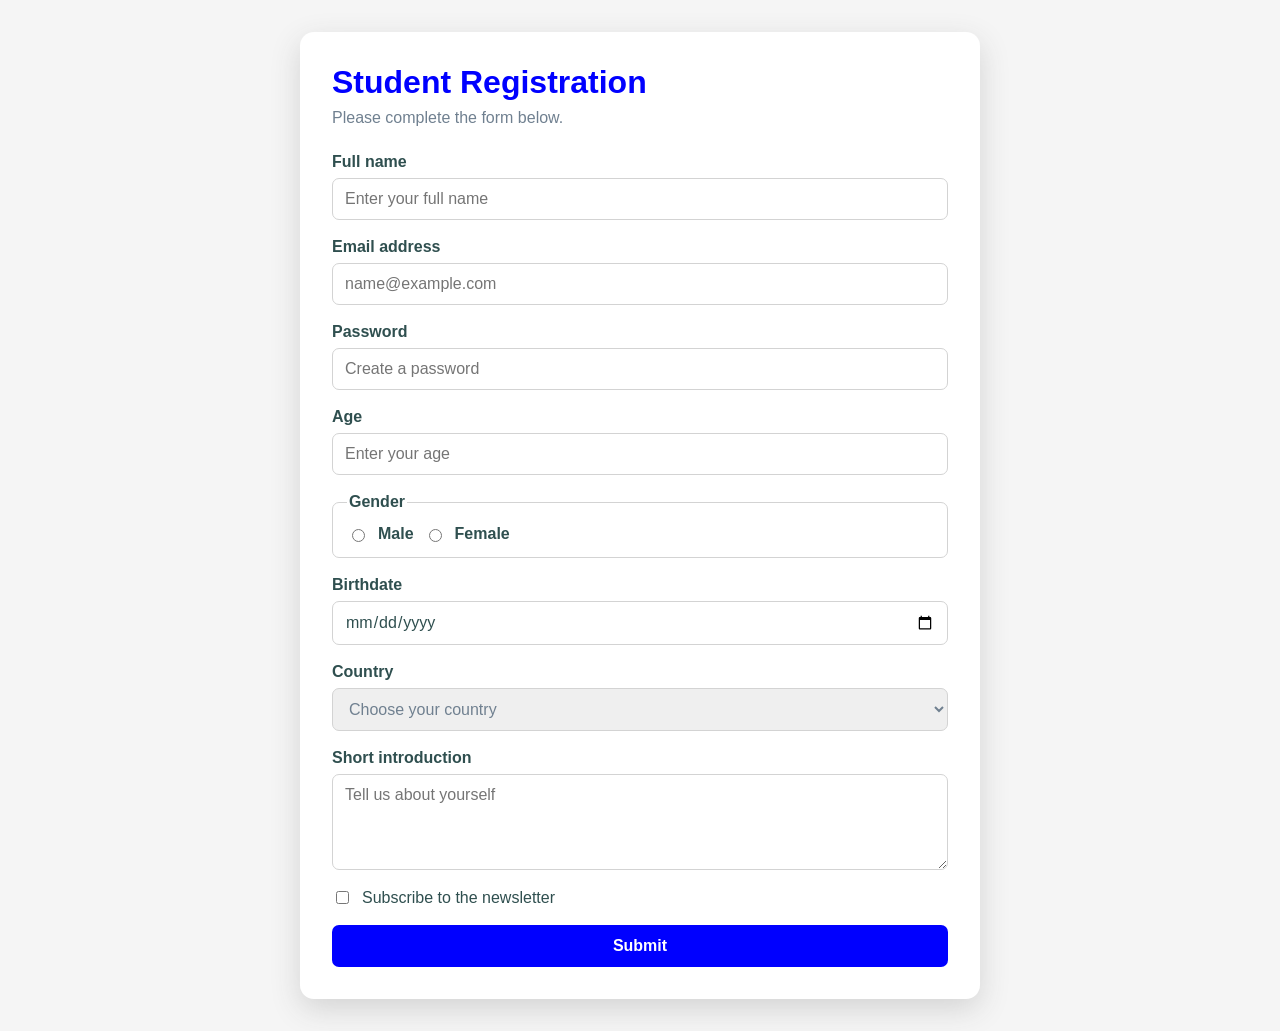
<file: W6 Explore/EX1/index.html>
<!DOCTYPE html>
<html lang="en">
<head>
  <title>Student Registration Form</title>
  <link rel="stylesheet" href="style.css">
</head>
<body>
  <main class="form-card">
    <h1>Student Registration</h1>
    <p>Please complete the form below.</p>

    <form action="#" method="post">
      <div class="field">
        <label for="name">Full name</label>
        <input type="text" id="name" name="name" placeholder="Enter your full name" required>
      </div>

      <div class="field">
        <label for="email">Email address</label>
        <input type="email" id="email" name="email" placeholder="name@example.com" required>
      </div>

      <div class="field">
        <label for="password">Password</label>
        <input type="password" id="password" name="password" placeholder="Create a password" required>
      </div>

      <div class="field">
        <label for="age">Age</label>
        <input type="number" id="age" name="age" min="15" max="100" placeholder="Enter your age">
      </div>

      <fieldset>
        <legend>Gender</legend>
        <div class="choices">
          <input type="radio" id="male" name="gender" value="male">
          <label for="male">Male</label>
          <input type="radio" id="female" name="gender" value="female">
          <label for="female">Female</label>
        </div>
      </fieldset>

      <div class="field">
        <label for="birthdate">Birthdate</label>
        <input type="date" id="birthdate" name="birthdate">
      </div>

      <div class="field">
        <label for="country">Country</label>
        <select id="country" name="country" required>
          <option value="">Choose your country</option>
          <option value="cambodia">Cambodia</option>
          <option value="thailand">Philippines</option>
          <option value="vietnam">Vietnam</option>
          <option value="other">Other</option>
        </select>
      </div>

      <div class="field">
        <label for="message">Short introduction</label>
        <textarea id="message" name="message" rows="4" placeholder="Tell us about yourself"></textarea>
      </div>

      <div class="check-row">
        <input type="checkbox" id="newsletter" name="newsletter">
        <label for="newsletter">Subscribe to the newsletter</label>
      </div>

      <button type="submit">Submit</button>
    </form>
  </main>
</body>
</html>
</file>
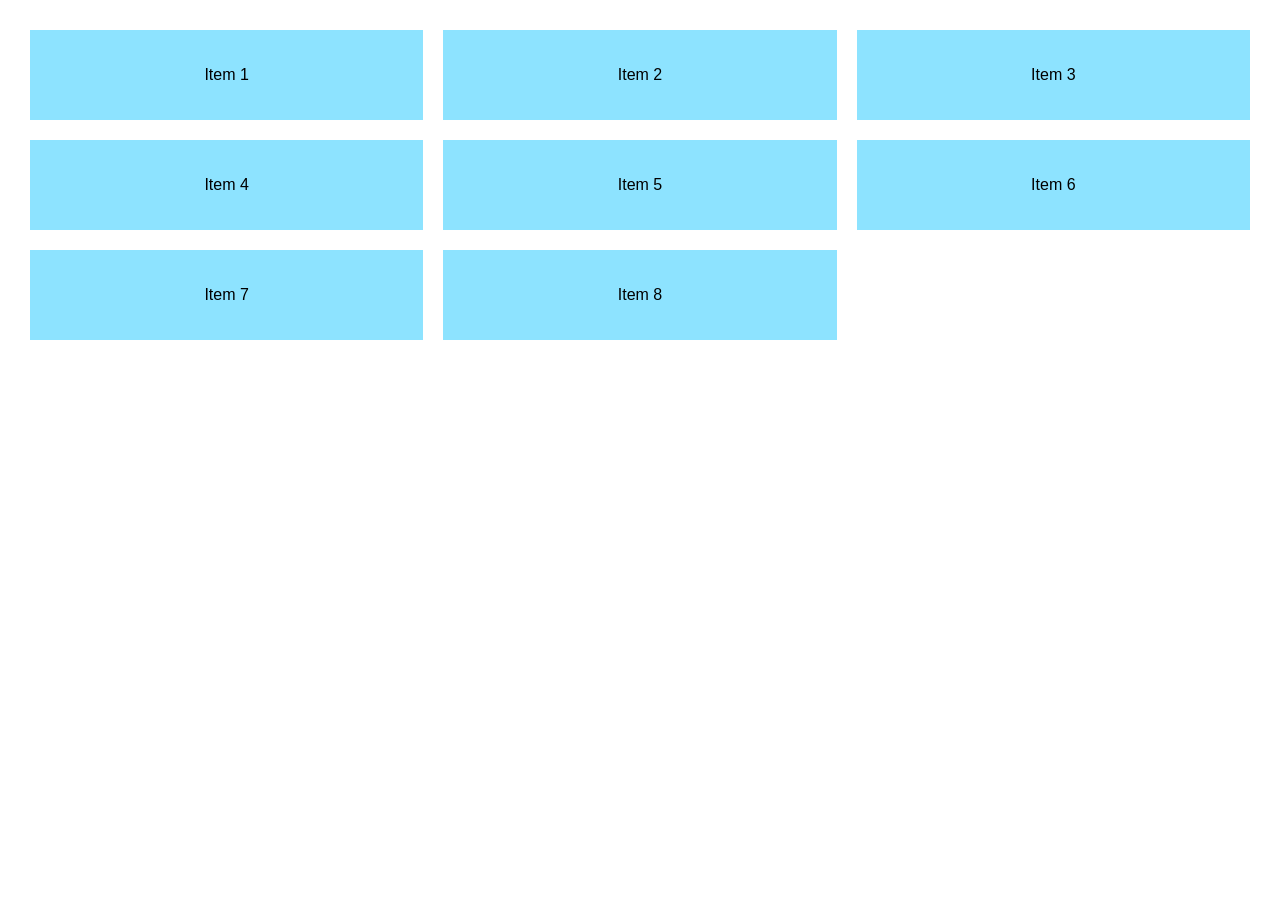
<file: W6 Responsive/EX1/index.html>
<!DOCTYPE html>
<html lang="en">
<head>
  <title>Responsive Grid</title>
  <link rel="stylesheet" href="style.css">
</head>
<body>
  <main class="grid-container">
    <article>Item 1</article>
    <article>Item 2</article>
    <article>Item 3</article>
    <article>Item 4</article>
    <article>Item 5</article>
    <article>Item 6</article>
    <article>Item 7</article>
    <article>Item 8</article>
  </main>
</body>
</html>
</file>
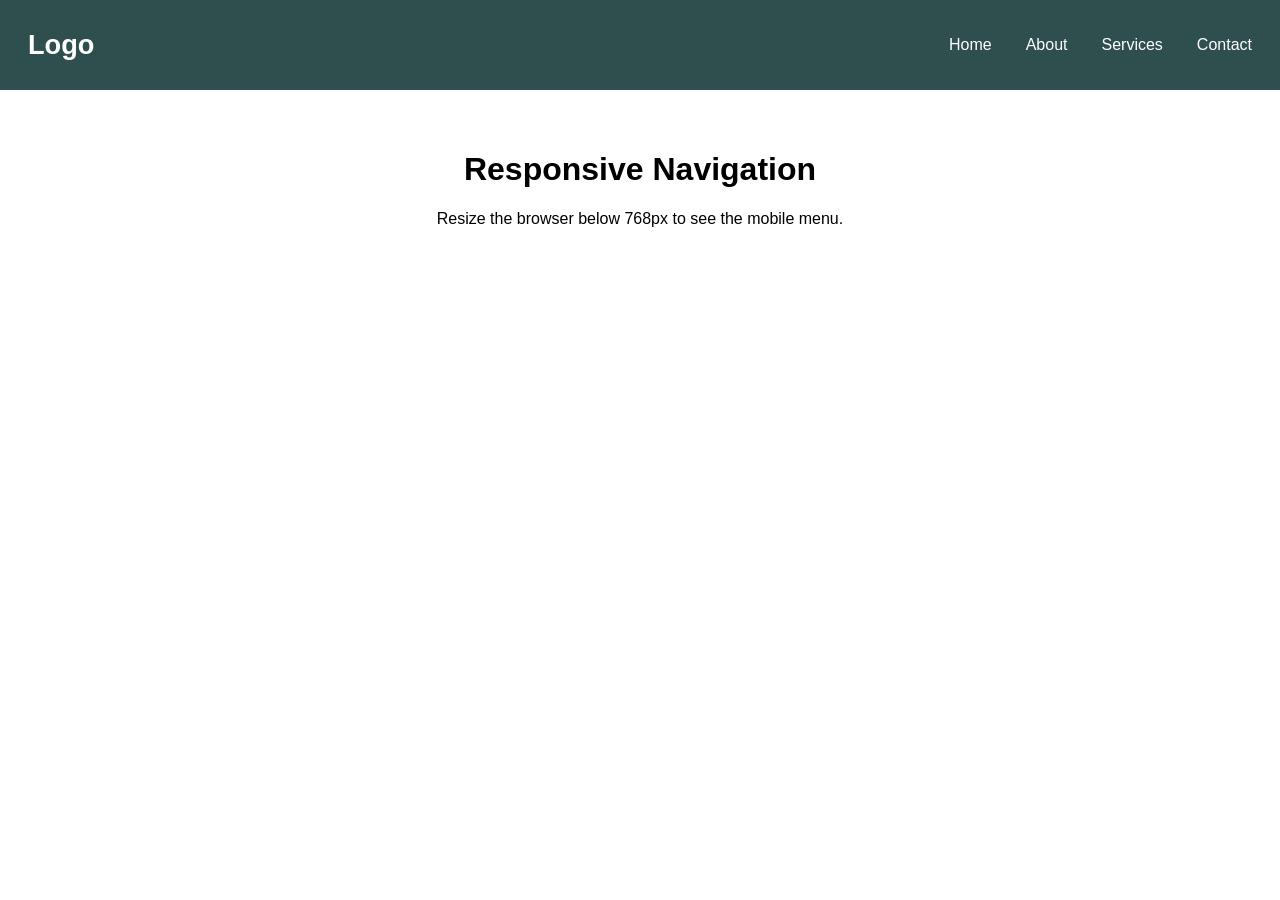
<file: W6 Responsive/EX2/index.html>
<!DOCTYPE html>
<html lang="en">
<head>
  <title>Responsive Navigation Bar</title>
  <link rel="stylesheet" href="style.css">
</head>
<body>
  <nav class="navbar">
    <a class="logo" href="#">Logo</a>

    <input class="menu-toggle" type="checkbox" id="menu-toggle">
    <label class="menu-icon" for="menu-toggle" aria-label="Toggle navigation menu">
      <span></span>
      <span></span>
      <span></span>
    </label>

    <ul class="nav-links">
      <li><a href="#home">Home</a></li>
      <li><a href="#about">About</a></li>
      <li><a href="#services">Services</a></li>
      <li><a href="#contact">Contact</a></li>
    </ul>
  </nav>

  <main id="home">
    <h1>Responsive Navigation</h1>
    <p>Resize the browser below 768px to see the mobile menu.</p>
  </main>
</body>
</html>
</file>
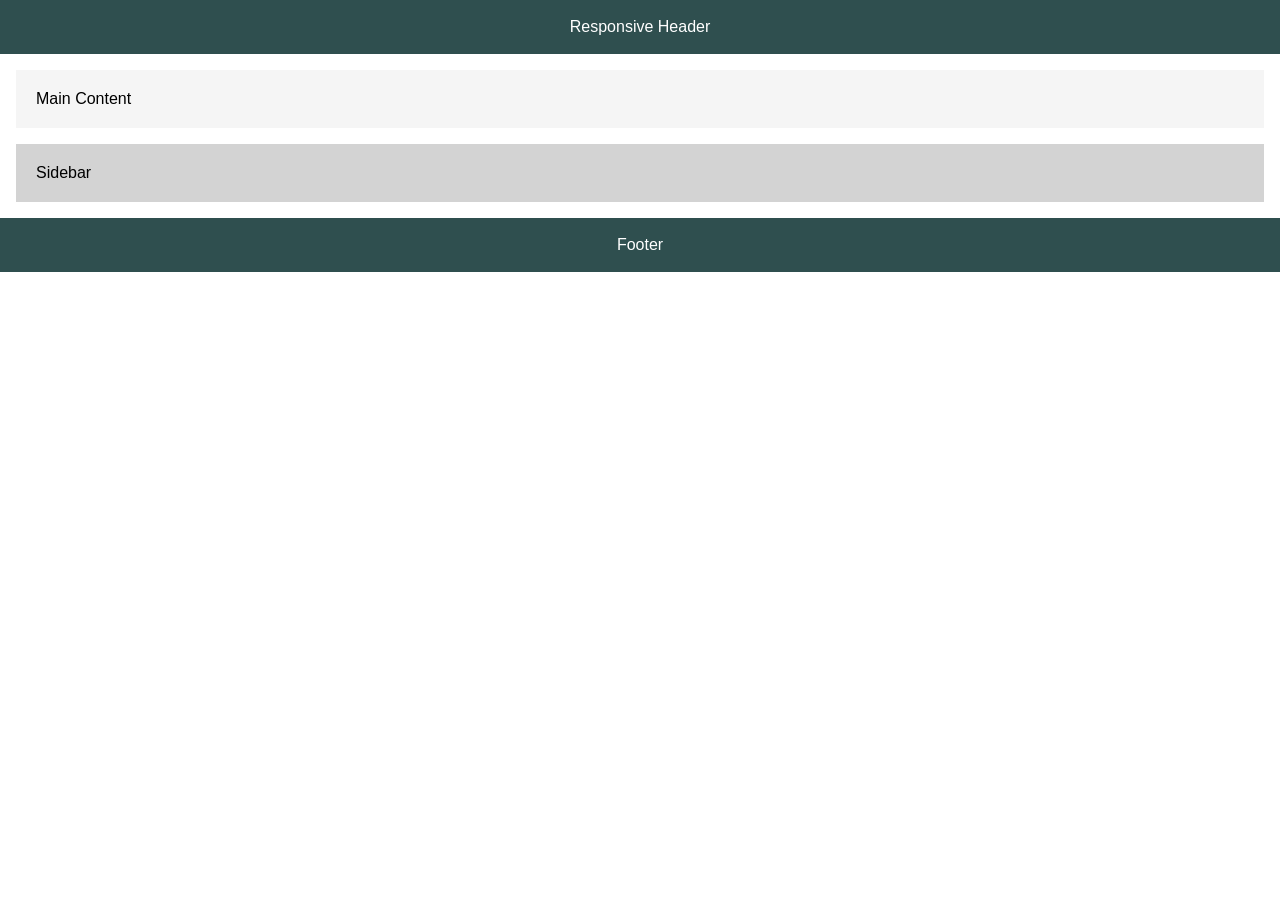
<file: W6 Responsive/EX3/index.html>
<!DOCTYPE html>
<html lang="en">
<head>
  <title>Responsive Flex Layout</title>
  <link rel="stylesheet" href="style.css">
</head>
<body>
  <header>Responsive Header</header>
  <main><section>Main Content</section><aside>Sidebar</aside></main>
  <footer>Footer</footer>
</body>
</html>
</file>
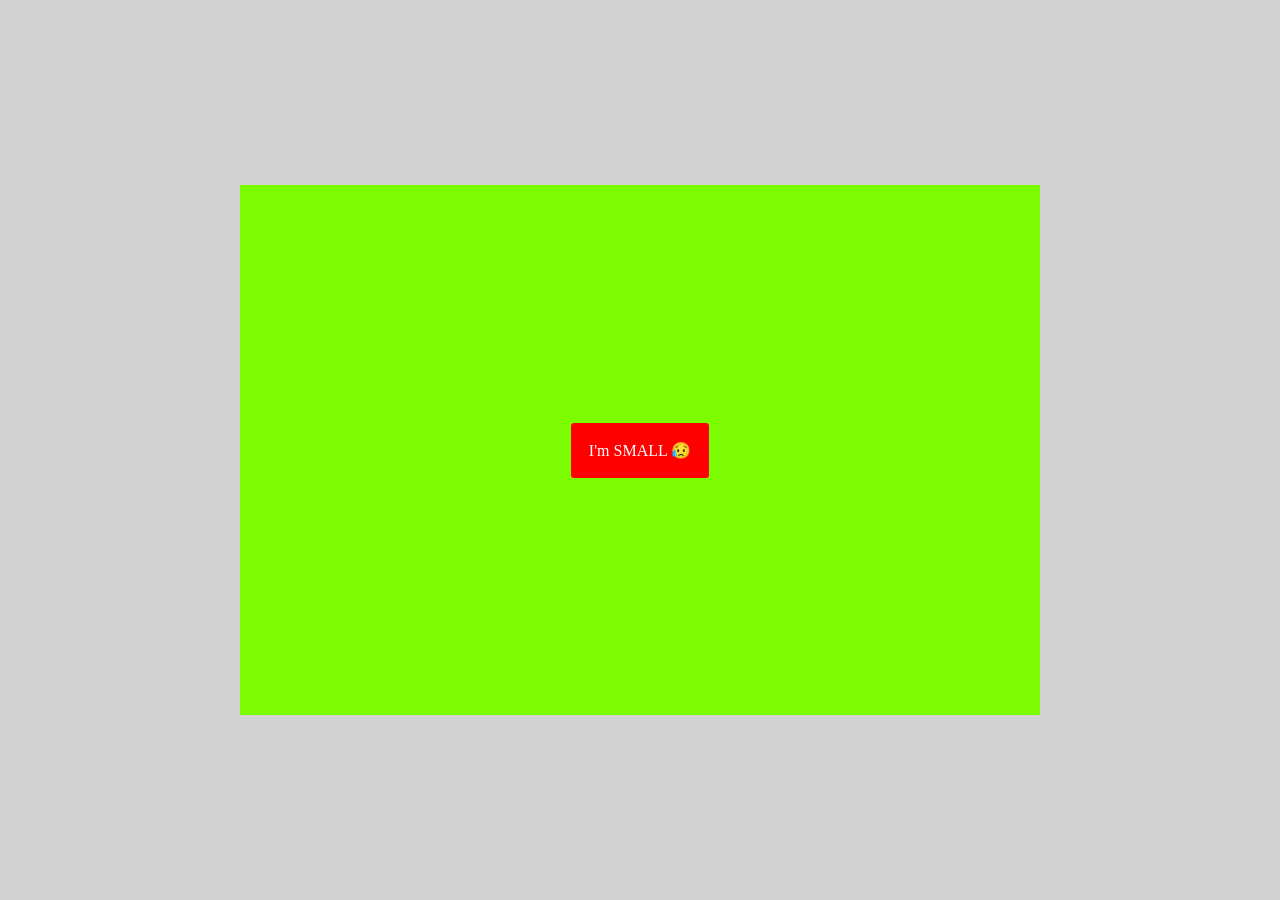
<file: W6 Responsive/EX4/index.html>
<!DOCTYPE html>
<html lang="en">
<head>
  <title>Media Query and Clamp</title>
  <link rel="stylesheet" href="style.css">
</head>
<body>
  <main class="wrapper">
    <div class="green-box"></div>
    <div class="message">
      <span class="small">I'm SMALL 😥</span>
      <span class="big">I'm BIG 😱</span>
    </div>
  </main>
</body>
</html>
</file>
<file: W6 Explore/EX1/style.css>
* {
  box-sizing: border-box;
}

body {
  margin: 0;
  padding: 32px 16px;
  font-family: Arial, sans-serif;
  color: darkslategray;
  background: whitesmoke;
}

.form-card {
  width: min(100%, 680px);
  margin: auto;
  padding: 32px;
  border-radius: 14px;
  background: white;
  box-shadow: 0 10px 30px lightgray;
}

h1 {
  margin: 0 0 8px;
  color: blue;
}

.form-card > p {
  margin: 0 0 26px;
  color: slategray;
}

form {
  display: grid;
  gap: 18px;
}

.field {
  display: grid;
  gap: 7px;
}

label,
legend {
  font-weight: 600;
}

input,
select,
textarea {
  width: 100%;
  padding: 11px 12px;
  border: 1px solid lightgray;
  border-radius: 7px;
  color: darkslategray;
  font: inherit;
}

select:invalid {
  color: slategray;
}

option {
  color: darkslategray;
}

input:focus,
select:focus,
textarea:focus {
  outline: 3px solid lightblue;
  border-color: blue;
}

fieldset {
  margin: 0;
  padding: 14px;
  border: 1px solid lightgray;
  border-radius: 7px;
}

.choices,
.check-row {
  display: flex;
  align-items: center;
  flex-wrap: wrap;
  gap: 10px;
}

.choices input,
.check-row input {
  width: auto;
}

.choice {
  display: flex;
  align-items: center;
  gap: 8px;
}

.choice label {
  font-weight: 400;
}

.check-row label {
  font-weight: 400;
}

button {
  padding: 12px 20px;
  border: 0;
  border-radius: 7px;
  color: white;
  background: blue;
  font-size: 1rem;
  font-weight: 700;
  cursor: pointer;
}

button:hover {
  background: darkblue;
}

@media (max-width: 480px) {
  body {
    padding: 16px 10px;
  }

  .form-card {
    padding: 20px 16px;
  }

  .choices {
    flex-direction: column;
    align-items: flex-start;
  }
}
</file>
<file: W6 Responsive/EX1/style.css>
* {
  box-sizing: border-box;
}

body {
  margin: 0;
  font-family: Arial, sans-serif;
}

.grid-container {
  display: grid;
  grid-template-columns: repeat(3, 1fr);
  gap: 20px;
  padding: 30px;
}

article {
  display: grid;
  min-height: 90px;
  place-items: center;
  background: rgb(141, 227, 255);
}

@media (max-width: 1000px) {
  .grid-container {
    grid-template-columns: repeat(3, 1fr);
    gap: 15px;
    padding: 25px;
  }
}

@media (max-width: 768px) {
  .grid-container {
    grid-template-columns: repeat(2, 1fr);
    gap: 12px;
    padding: 20px;
  }
}

@media (max-width: 480px) {
  .grid-container {
    grid-template-columns: repeat(1, 1fr);
    gap: 10px;
    padding: 12px;
  }
}
</file>
<file: W6 Responsive/EX2/style.css>
* {
  box-sizing: border-box;
}

body {
  margin: 0;
  font-family: Arial, sans-serif;
}

.navbar {
  display: flex;
  position: relative;
  min-height: 90px;
  padding: 0 28px;
  align-items: center;
  justify-content: space-between;
  background: darkslategray;
}

.logo,
.nav-links a {
  color: white;
  text-decoration: none;
}

.logo {
  font-size: 1.7rem;
  font-weight: 700;
}

.nav-links {
  display: flex;
  gap: 34px;
  margin: 0;
  padding: 0;
  list-style: none;
}

.nav-links a:hover {
  color: lightblue;
}

.menu-toggle,
.menu-icon {
  display: none;
}

main {
  padding: 40px 28px;
  text-align: center;
}

@media (max-width: 768px) {
  .navbar {
    min-height: 70px;
  }

  .menu-icon {
    display: grid;
    gap: 5px;
    cursor: pointer;
  }

  .menu-icon span {
    width: 24px;
    height: 3px;
    background: white;
  }

  .nav-links {
    position: absolute;
    display: none;
    z-index: 10;
    top: 100%;
    right: 0;
    left: 0;
    padding: 18px 28px;
    flex-direction: column;
    gap: 0;
    background: darkslategray;
  }

  .nav-links a {
    display: block;
    padding: 12px 0;
  }

  .menu-toggle:checked ~ .nav-links {
    display: flex;
  }
}
</file>
<file: W6 Responsive/EX3/style.css>
* {
  box-sizing: border-box;
}

body {
  margin: 0;
  font-family: Arial, sans-serif;
}

header,
footer {
  padding: 18px;
  color: white;
  background: darkslategray;
  text-align: center;
}

main {
  display: flex;
  padding: 16px;
  flex-direction: column;
  gap: 16px;
}

section,
aside {
  width: 100%;
  padding: 20px;
}

section {
  background: whitesmoke;
}

aside {
  background: lightgray;
}
</file>
<file: W6 Responsive/EX4/style.css>
* {
  box-sizing: border-box;
}

body {
  margin: 0;
  font-family: Georgia, serif;
}

.wrapper {
  position: relative;
  display: grid;
  min-height: 100vh;
  padding: 30px;
  place-items: center;
  background: lightgray;
}

.green-box {
  width: clamp(300px, 100%, 800px);
  height: clamp(250px, 65vw, 530px);
  background: lawngreen;
}

.message {
  position: absolute;
  padding: clamp(10px, 2vw, 18px);
  color: white;
  border-radius: 3px;
}

.small {
  display: none;
}

.big {
  display: inline;
  font-size: clamp(2rem, 5vw, 3.2rem);
}
  .green-box {
    width: clamp(280px, 100%, 800px);
  }

  .message {
    background: red;
  }

  .small {
    display: inline;
  }

  .big {
    display: none;
  }
</file>
